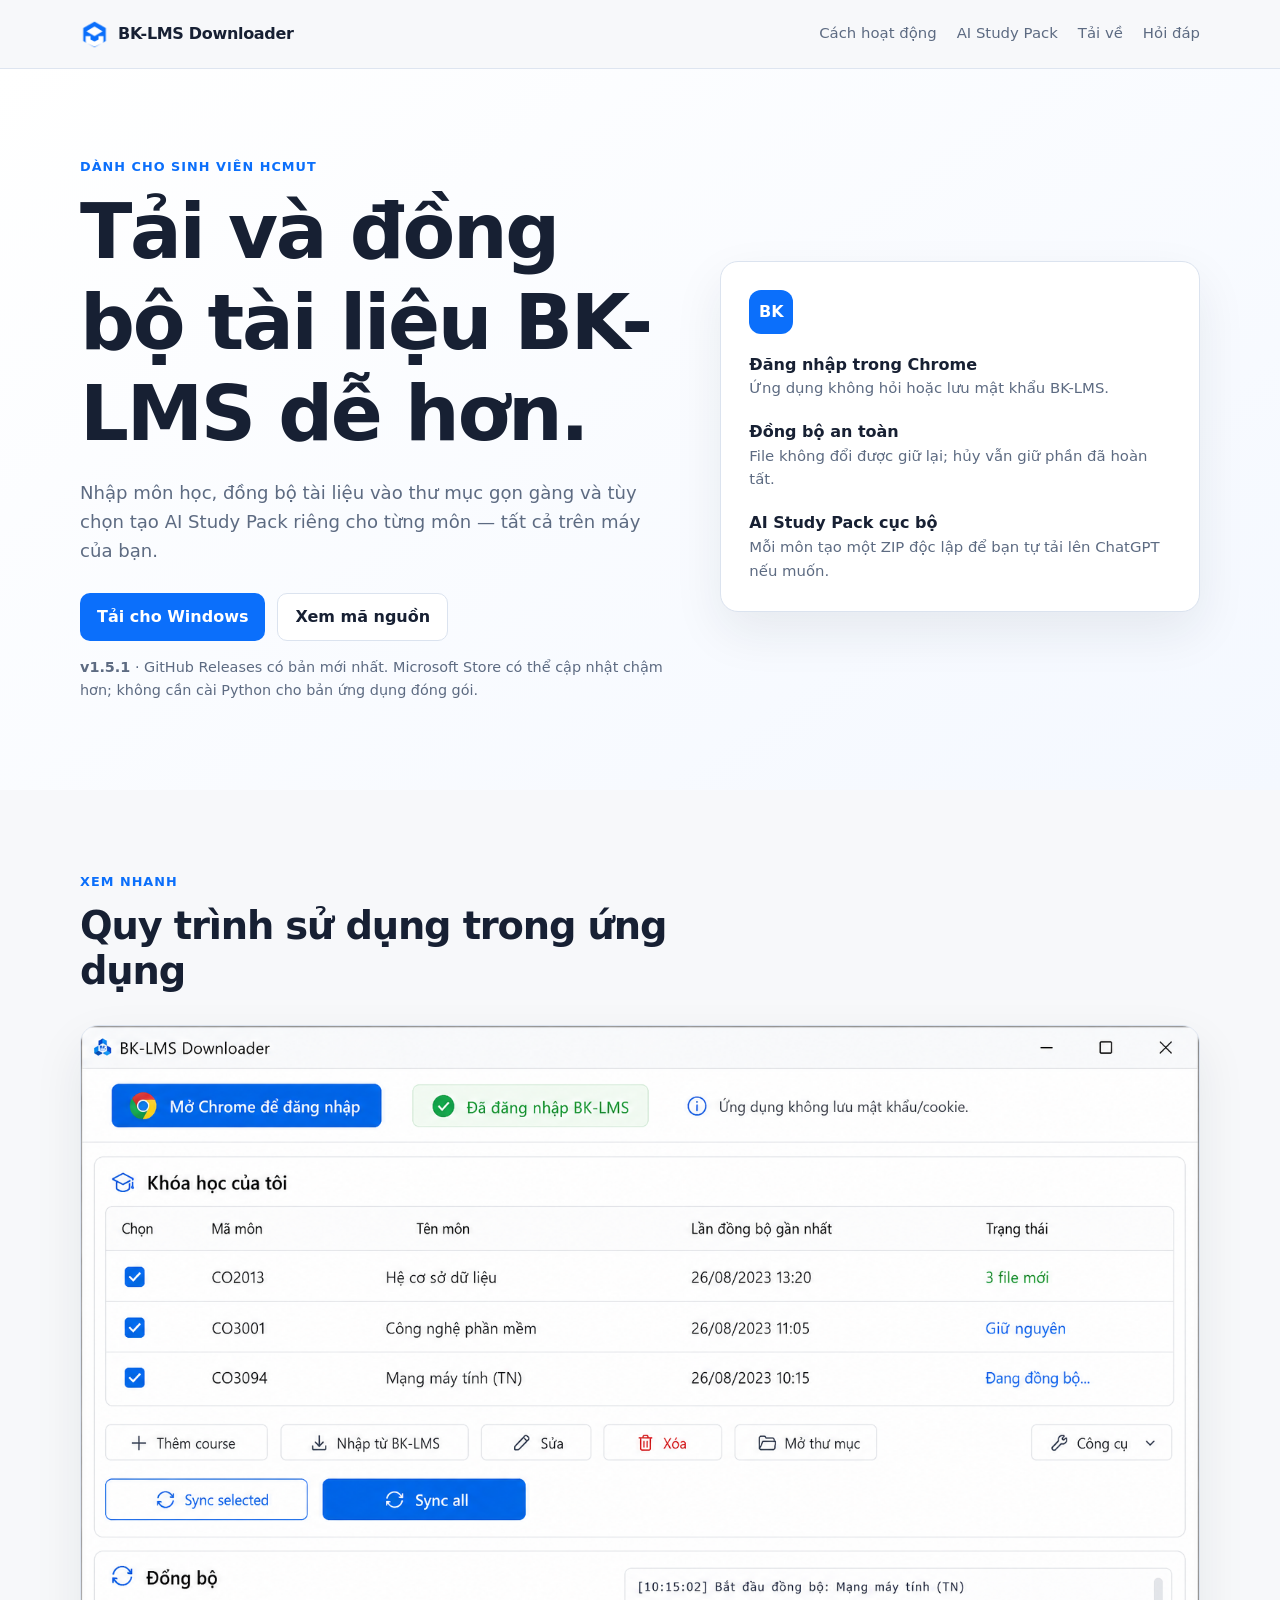
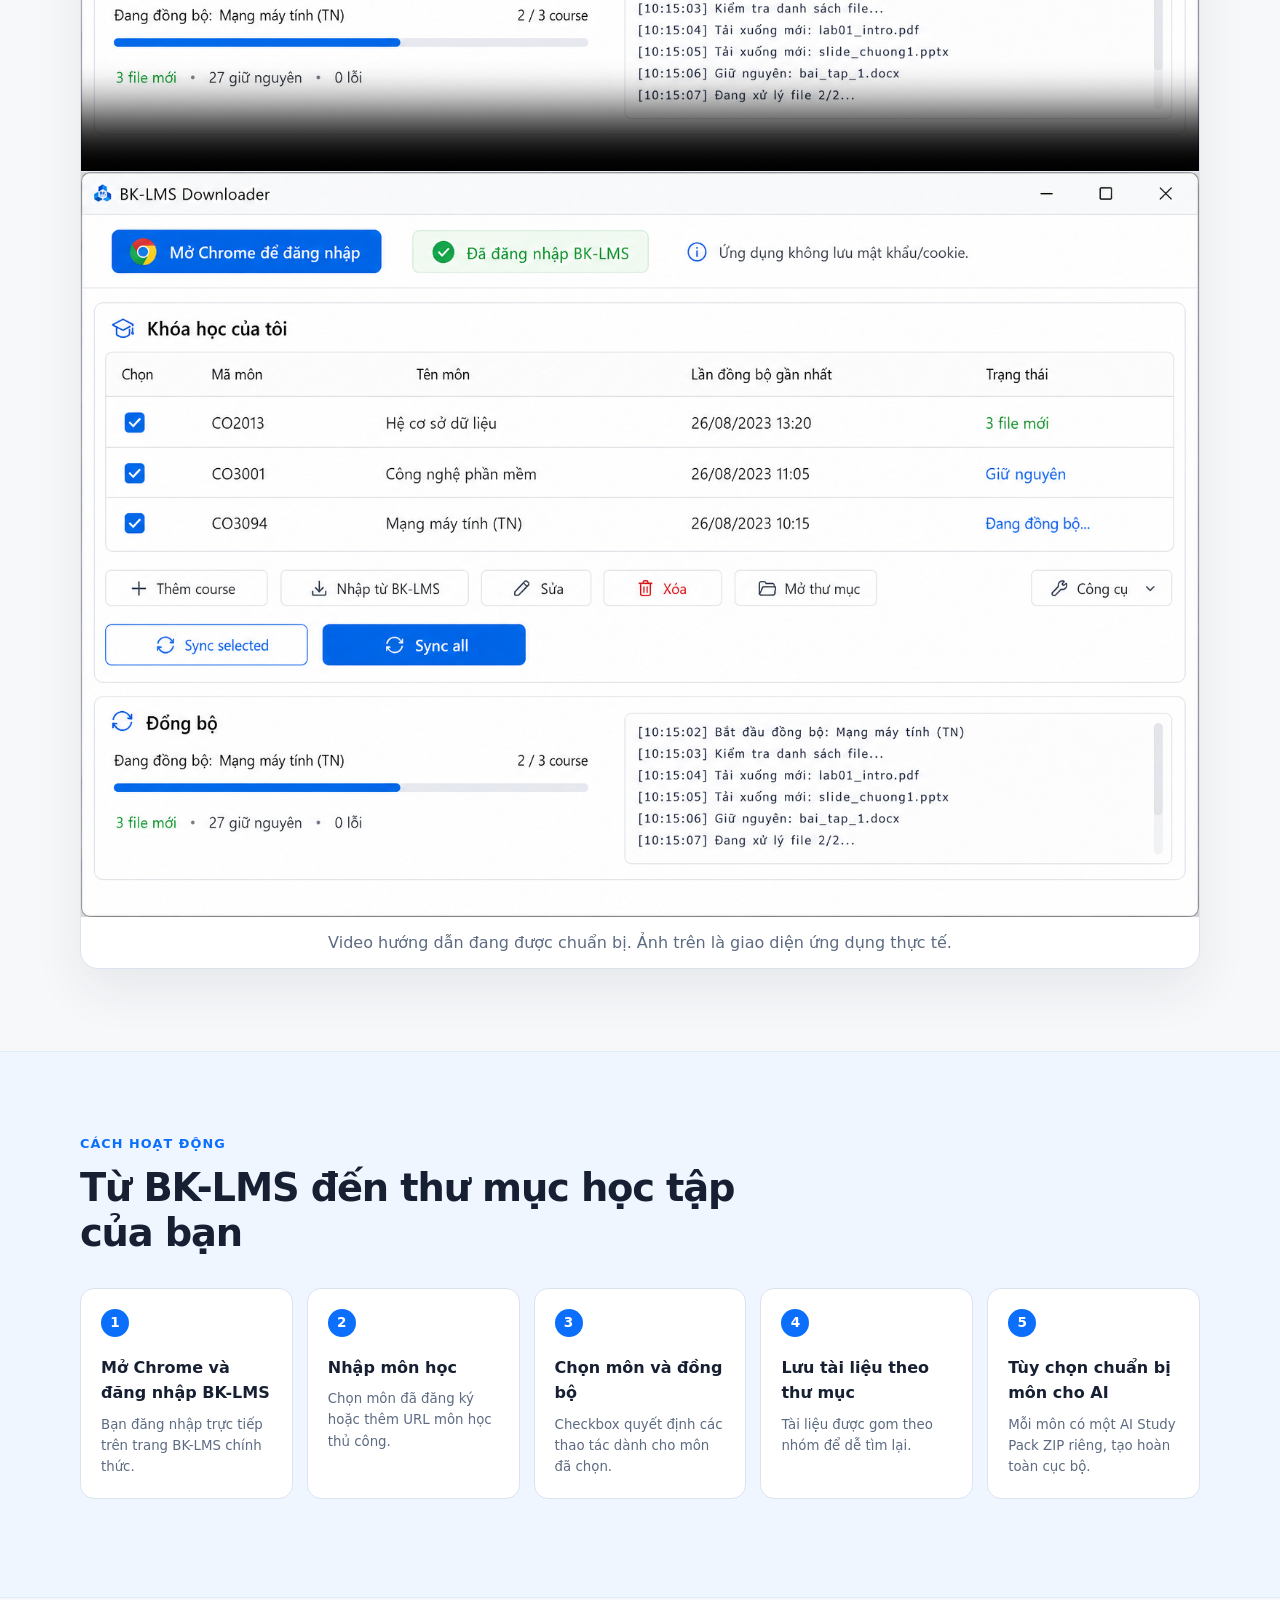
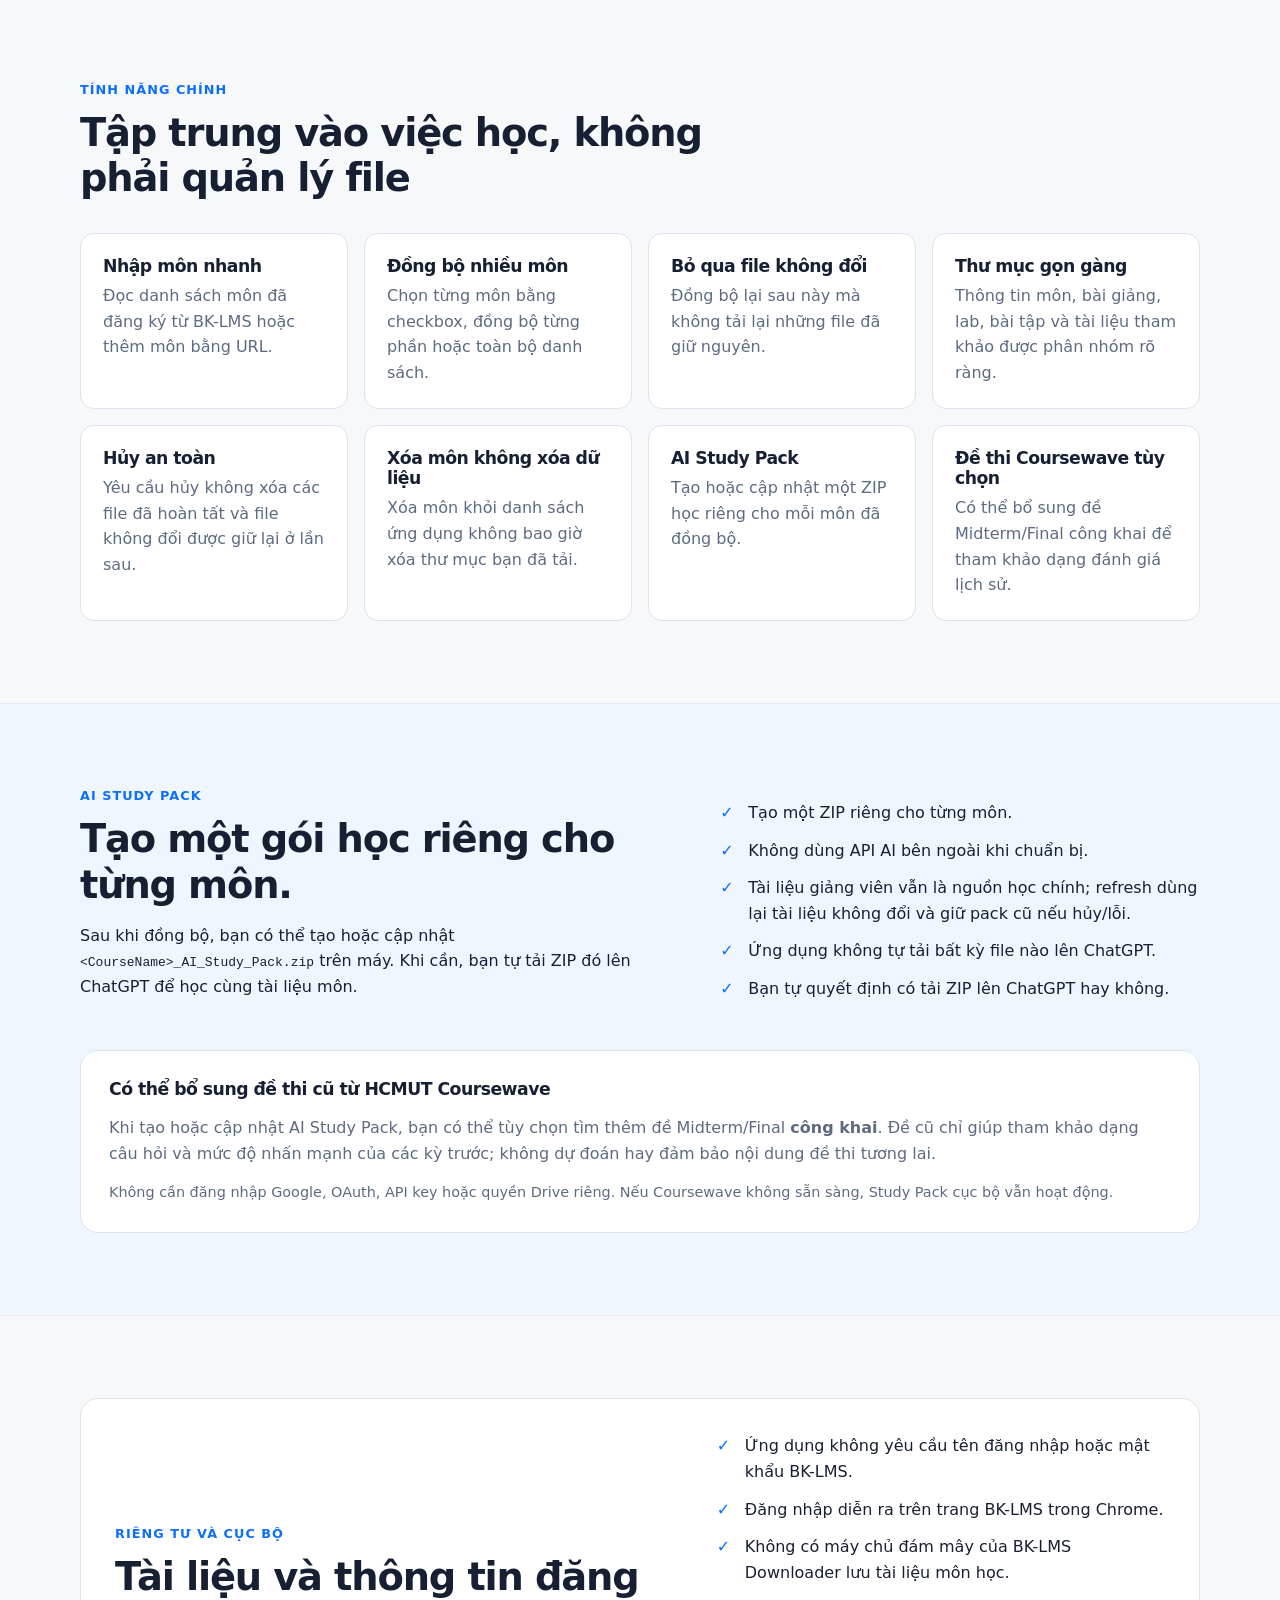
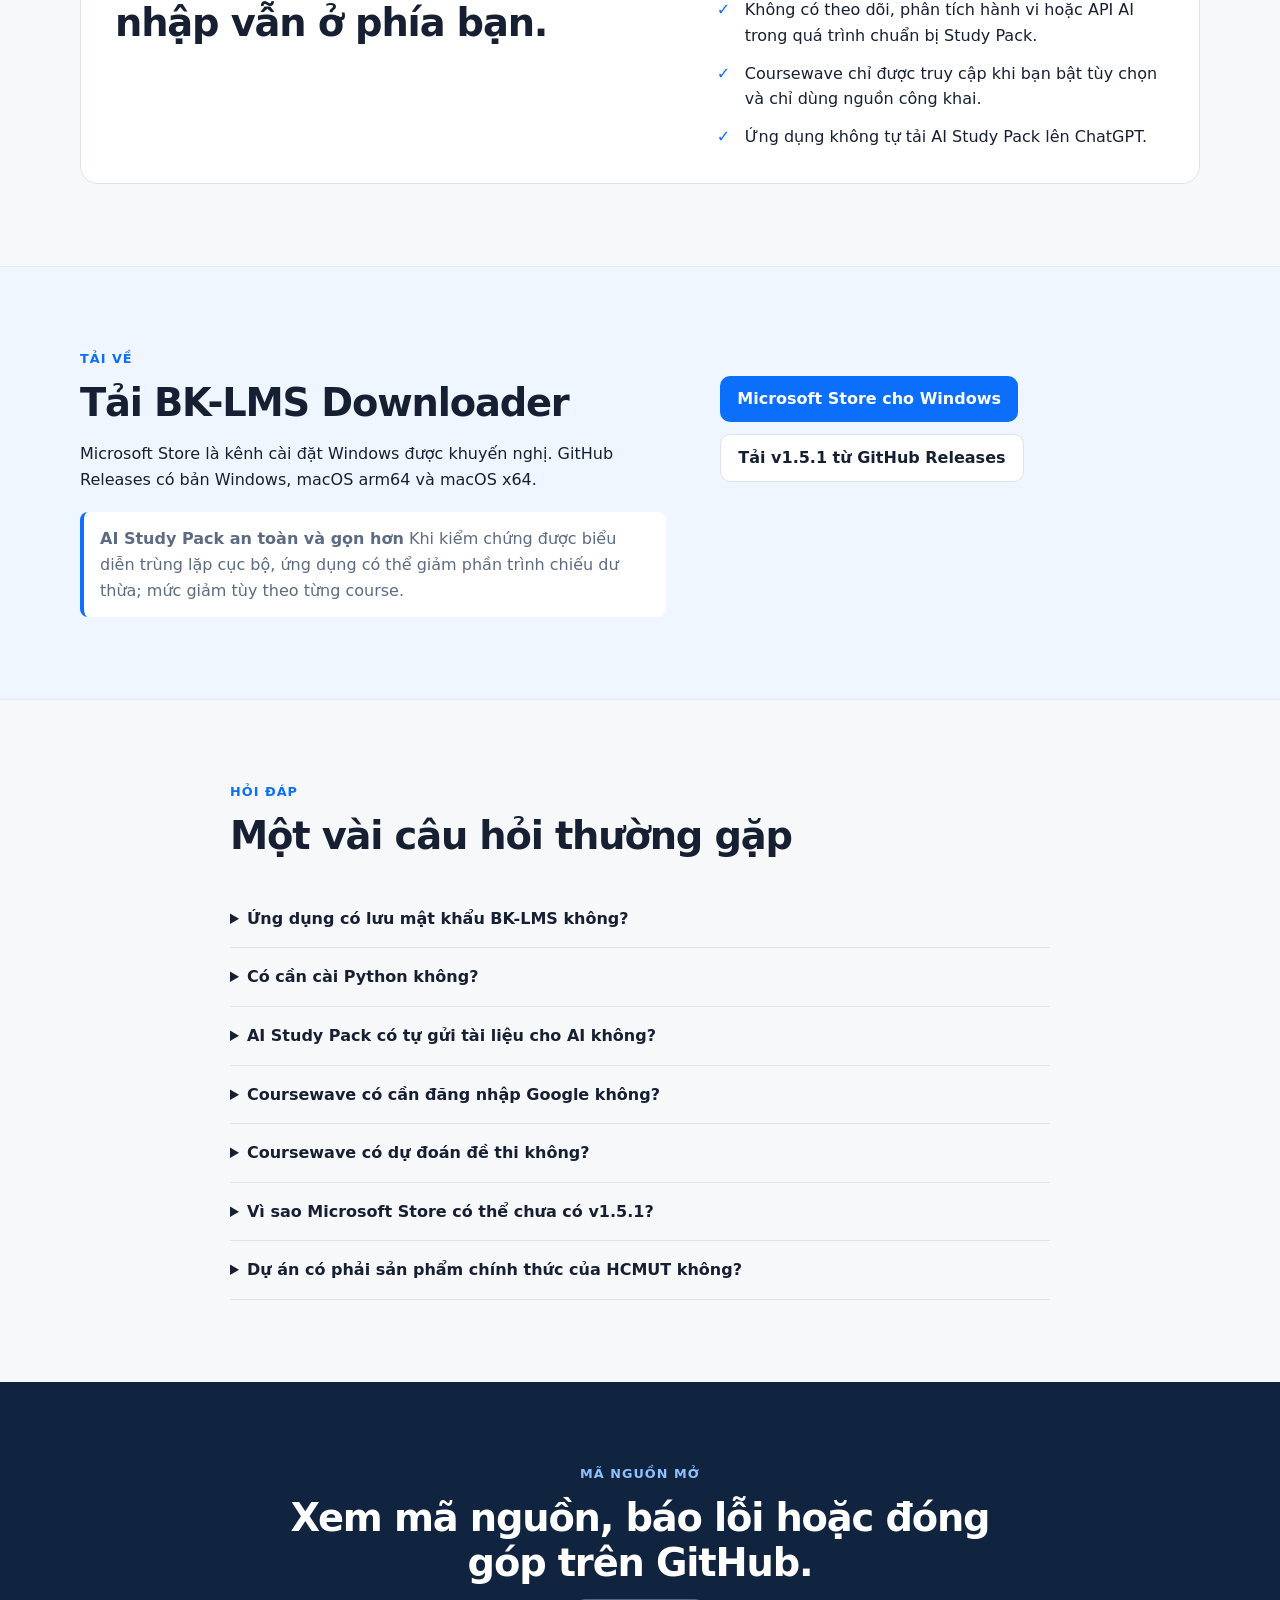
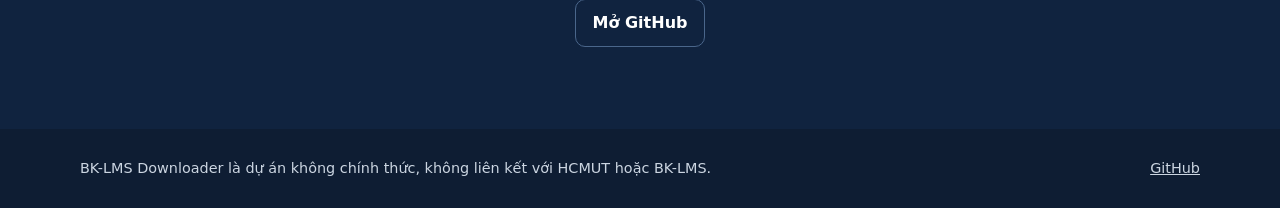
<file: website/index.html>
<!doctype html>
<html lang="vi">
  <head>
    <meta charset="utf-8">
    <meta name="viewport" content="width=device-width, initial-scale=1">
    <meta name="description" content="BK-LMS Downloader giúp sinh viên HCMUT nhập môn, đồng bộ tài liệu BK-LMS và tạo AI Study Pack cục bộ.">
    <meta property="og:title" content="BK-LMS Downloader">
    <meta property="og:description" content="Tải và đồng bộ tài liệu BK-LMS dễ hơn.">
    <meta property="og:type" content="website">
    <meta property="og:url" content="https://tikyisme.github.io/bk-lms-downloader/">
    <meta property="og:image" content="https://tikyisme.github.io/bk-lms-downloader/assets/app-window.png">
    <meta name="theme-color" content="#0b6ffb">
    <title>BK-LMS Downloader — Đồng bộ tài liệu BK-LMS</title>
    <link rel="icon" href="assets/brand.png" type="image/png">
    <link rel="stylesheet" href="styles.css">
  </head>
  <body>
    <a class="skip-link" href="#noi-dung">Bỏ qua điều hướng</a>
    <header class="site-header">
      <nav class="container nav" aria-label="Điều hướng chính">
        <a class="brand" href="#dau-trang" aria-label="BK-LMS Downloader">
          <img src="assets/brand.png" alt="">
          <span>BK-LMS Downloader</span>
        </a>
        <button class="nav-toggle" type="button" aria-expanded="false" aria-controls="nav-links">Menu</button>
        <div class="nav-links" id="nav-links">
          <a href="#cach-hoat-dong">Cách hoạt động</a>
          <a href="#ai-study-pack">AI Study Pack</a>
          <a href="#tai-ve">Tải về</a>
          <a href="#cau-hoi">Hỏi đáp</a>
        </div>
      </nav>
    </header>

    <main id="noi-dung">
      <section class="hero" id="dau-trang">
        <div class="container hero-grid">
          <div>
            <p class="eyebrow">Dành cho sinh viên HCMUT</p>
            <h1>Tải và đồng bộ tài liệu BK-LMS dễ hơn.</h1>
            <p class="lead">Nhập môn học, đồng bộ tài liệu vào thư mục gọn gàng và tùy chọn tạo AI Study Pack riêng cho từng môn — tất cả trên máy của bạn.</p>
            <div class="hero-actions">
              <a class="button button-primary" href="https://apps.microsoft.com/detail/9N1TTL7WPJT0">Tải cho Windows</a>
              <a class="button button-secondary" href="https://github.com/TiKyisme/bk-lms-downloader">Xem mã nguồn</a>
            </div>
            <p class="quiet"><strong>v1.5.1</strong> · GitHub Releases có bản mới nhất. Microsoft Store có thể cập nhật chậm hơn; không cần cài Python cho bản ứng dụng đóng gói.</p>
          </div>
          <div class="hero-card" aria-label="Tóm tắt sản phẩm">
            <div class="hero-card-mark">BK</div>
            <div>
              <strong>Đăng nhập trong Chrome</strong>
              <span>Ứng dụng không hỏi hoặc lưu mật khẩu BK-LMS.</span>
            </div>
            <div>
              <strong>Đồng bộ an toàn</strong>
              <span>File không đổi được giữ lại; hủy vẫn giữ phần đã hoàn tất.</span>
            </div>
            <div>
              <strong>AI Study Pack cục bộ</strong>
              <span>Mỗi môn tạo một ZIP độc lập để bạn tự tải lên ChatGPT nếu muốn.</span>
            </div>
          </div>
        </div>
      </section>

      <section class="section demo" aria-labelledby="demo-title">
        <div class="container">
          <div class="section-heading">
            <p class="eyebrow">Xem nhanh</p>
            <h2 id="demo-title">Quy trình sử dụng trong ứng dụng</h2>
          </div>
          <div class="demo-frame">
            <video id="demo-video" controls preload="metadata" poster="assets/app-window.png" aria-label="Video hướng dẫn BK-LMS Downloader">
              <source src="assets/bk-lms-demo.mp4" type="video/mp4">
              Trình duyệt của bạn không hỗ trợ video.
            </video>
            <div class="demo-fallback" id="demo-fallback">
              <img src="assets/app-window.png" alt="Cửa sổ BK-LMS Downloader với danh sách môn học và tiến trình đồng bộ">
              <p>Video hướng dẫn đang được chuẩn bị. Ảnh trên là giao diện ứng dụng thực tế.</p>
            </div>
          </div>
        </div>
      </section>

      <section class="section section-muted" id="cach-hoat-dong" aria-labelledby="flow-title">
        <div class="container">
          <div class="section-heading">
            <p class="eyebrow">Cách hoạt động</p>
            <h2 id="flow-title">Từ BK-LMS đến thư mục học tập của bạn</h2>
          </div>
          <ol class="flow-list">
            <li><span>1</span><strong>Mở Chrome và đăng nhập BK-LMS</strong><small>Bạn đăng nhập trực tiếp trên trang BK-LMS chính thức.</small></li>
            <li><span>2</span><strong>Nhập môn học</strong><small>Chọn môn đã đăng ký hoặc thêm URL môn học thủ công.</small></li>
            <li><span>3</span><strong>Chọn môn và đồng bộ</strong><small>Checkbox quyết định các thao tác dành cho môn đã chọn.</small></li>
            <li><span>4</span><strong>Lưu tài liệu theo thư mục</strong><small>Tài liệu được gom theo nhóm để dễ tìm lại.</small></li>
            <li><span>5</span><strong>Tùy chọn chuẩn bị môn cho AI</strong><small>Mỗi môn có một AI Study Pack ZIP riêng, tạo hoàn toàn cục bộ.</small></li>
          </ol>
        </div>
      </section>

      <section class="section" aria-labelledby="features-title">
        <div class="container">
          <div class="section-heading">
            <p class="eyebrow">Tính năng chính</p>
            <h2 id="features-title">Tập trung vào việc học, không phải quản lý file</h2>
          </div>
          <div class="feature-grid">
            <article><h3>Nhập môn nhanh</h3><p>Đọc danh sách môn đã đăng ký từ BK-LMS hoặc thêm môn bằng URL.</p></article>
            <article><h3>Đồng bộ nhiều môn</h3><p>Chọn từng môn bằng checkbox, đồng bộ từng phần hoặc toàn bộ danh sách.</p></article>
            <article><h3>Bỏ qua file không đổi</h3><p>Đồng bộ lại sau này mà không tải lại những file đã giữ nguyên.</p></article>
            <article><h3>Thư mục gọn gàng</h3><p>Thông tin môn, bài giảng, lab, bài tập và tài liệu tham khảo được phân nhóm rõ ràng.</p></article>
            <article><h3>Hủy an toàn</h3><p>Yêu cầu hủy không xóa các file đã hoàn tất và file không đổi được giữ lại ở lần sau.</p></article>
            <article><h3>Xóa môn không xóa dữ liệu</h3><p>Xóa môn khỏi danh sách ứng dụng không bao giờ xóa thư mục bạn đã tải.</p></article>
            <article><h3>AI Study Pack</h3><p>Tạo hoặc cập nhật một ZIP học riêng cho mỗi môn đã đồng bộ.</p></article>
            <article><h3>Đề thi Coursewave tùy chọn</h3><p>Có thể bổ sung đề Midterm/Final công khai để tham khảo dạng đánh giá lịch sử.</p></article>
          </div>
        </div>
      </section>

      <section class="section section-muted" id="ai-study-pack" aria-labelledby="ai-title">
        <div class="container split">
          <div>
            <p class="eyebrow">AI Study Pack</p>
            <h2 id="ai-title">Tạo một gói học riêng cho từng môn.</h2>
            <p>Sau khi đồng bộ, bạn có thể tạo hoặc cập nhật <code>&lt;CourseName&gt;_AI_Study_Pack.zip</code> trên máy. Khi cần, bạn tự tải ZIP đó lên ChatGPT để học cùng tài liệu môn.</p>
          </div>
          <ul class="check-list">
            <li>Tạo một ZIP riêng cho từng môn.</li>
            <li>Không dùng API AI bên ngoài khi chuẩn bị.</li>
            <li>Tài liệu giảng viên vẫn là nguồn học chính; refresh dùng lại tài liệu không đổi và giữ pack cũ nếu hủy/lỗi.</li>
            <li>Ứng dụng không tự tải bất kỳ file nào lên ChatGPT.</li>
            <li>Bạn tự quyết định có tải ZIP lên ChatGPT hay không.</li>
          </ul>
        </div>
        <div class="container coursewave-card">
          <h3>Có thể bổ sung đề thi cũ từ HCMUT Coursewave</h3>
          <p>Khi tạo hoặc cập nhật AI Study Pack, bạn có thể tùy chọn tìm thêm đề Midterm/Final <strong>công khai</strong>. Đề cũ chỉ giúp tham khảo dạng câu hỏi và mức độ nhấn mạnh của các kỳ trước; không dự đoán hay đảm bảo nội dung đề thi tương lai.</p>
          <p class="quiet">Không cần đăng nhập Google, OAuth, API key hoặc quyền Drive riêng. Nếu Coursewave không sẵn sàng, Study Pack cục bộ vẫn hoạt động.</p>
        </div>
      </section>

      <section class="section" aria-labelledby="privacy-title">
        <div class="container privacy-card">
          <div>
            <p class="eyebrow">Riêng tư và cục bộ</p>
            <h2 id="privacy-title">Tài liệu và thông tin đăng nhập vẫn ở phía bạn.</h2>
          </div>
          <ul class="check-list">
            <li>Ứng dụng không yêu cầu tên đăng nhập hoặc mật khẩu BK-LMS.</li>
            <li>Đăng nhập diễn ra trên trang BK-LMS trong Chrome.</li>
            <li>Không có máy chủ đám mây của BK-LMS Downloader lưu tài liệu môn học.</li>
            <li>Không có theo dõi, phân tích hành vi hoặc API AI trong quá trình chuẩn bị Study Pack.</li>
            <li>Coursewave chỉ được truy cập khi bạn bật tùy chọn và chỉ dùng nguồn công khai.</li>
            <li>Ứng dụng không tự tải AI Study Pack lên ChatGPT.</li>
          </ul>
        </div>
      </section>

      <section class="section section-muted" id="tai-ve" aria-labelledby="download-title">
        <div class="container download-grid">
          <div>
            <p class="eyebrow">Tải về</p>
            <h2 id="download-title">Tải BK-LMS Downloader</h2>
            <p>Microsoft Store là kênh cài đặt Windows được khuyến nghị. GitHub Releases có bản Windows, macOS arm64 và macOS x64.</p>
            <p class="status-notice"><strong>AI Study Pack an toàn và gọn hơn</strong> Khi kiểm chứng được biểu diễn trùng lặp cục bộ, ứng dụng có thể giảm phần trình chiếu dư thừa; mức giảm tùy theo từng course.</p>
          </div>
          <div class="download-actions">
            <a class="button button-primary" href="https://apps.microsoft.com/detail/9N1TTL7WPJT0">Microsoft Store cho Windows</a>
            <a class="button button-secondary" href="https://github.com/TiKyisme/bk-lms-downloader/releases/latest">Tải v1.5.1 từ GitHub Releases</a>
          </div>
        </div>
      </section>

      <section class="section" id="cau-hoi" aria-labelledby="faq-title">
        <div class="container faq">
          <div class="section-heading"><p class="eyebrow">Hỏi đáp</p><h2 id="faq-title">Một vài câu hỏi thường gặp</h2></div>
          <details><summary>Ứng dụng có lưu mật khẩu BK-LMS không?</summary><p>Không. Bạn đăng nhập trực tiếp trong Chrome trên trang BK-LMS.</p></details>
          <details><summary>Có cần cài Python không?</summary><p>Không cần cho bản ứng dụng đóng gói từ Microsoft Store hoặc GitHub Releases.</p></details>
          <details><summary>AI Study Pack có tự gửi tài liệu cho AI không?</summary><p>Không. Ứng dụng chỉ tạo ZIP cục bộ; bạn tự chọn có tải ZIP đó lên ChatGPT hay không.</p></details>
          <details><summary>Coursewave có cần đăng nhập Google không?</summary><p>Không. Tùy chọn này chỉ xem nguồn Coursewave và Google Drive công khai; không dùng OAuth, API key hay quyền Drive riêng.</p></details>
          <details><summary>Coursewave có dự đoán đề thi không?</summary><p>Không. Đề cũ chỉ dùng để tham khảo dạng câu hỏi, phong cách đánh giá và trọng tâm lịch sử; tài liệu giảng viên vẫn là nguồn chính.</p></details>
          <details><summary>Vì sao Microsoft Store có thể chưa có v1.5.1?</summary><p>GitHub Releases có bản v1.5.1 mới nhất; Microsoft Store có thể cập nhật chậm hơn trong thời gian chứng nhận.</p></details>
          <details><summary>Dự án có phải sản phẩm chính thức của HCMUT không?</summary><p>Không. Đây là dự án mã nguồn mở không chính thức, không liên kết với HCMUT hoặc BK-LMS.</p></details>
        </div>
      </section>

      <section class="section open-source" aria-labelledby="source-title">
        <div class="container">
          <p class="eyebrow">Mã nguồn mở</p>
          <h2 id="source-title">Xem mã nguồn, báo lỗi hoặc đóng góp trên GitHub.</h2>
          <a class="button button-secondary" href="https://github.com/TiKyisme/bk-lms-downloader">Mở GitHub</a>
        </div>
      </section>
    </main>

    <footer>
      <div class="container footer-grid">
        <p>BK-LMS Downloader là dự án không chính thức, không liên kết với HCMUT hoặc BK-LMS.</p>
        <a href="https://github.com/TiKyisme/bk-lms-downloader">GitHub</a>
      </div>
    </footer>
    <script src="script.js"></script>
  </body>
</html>
</file>
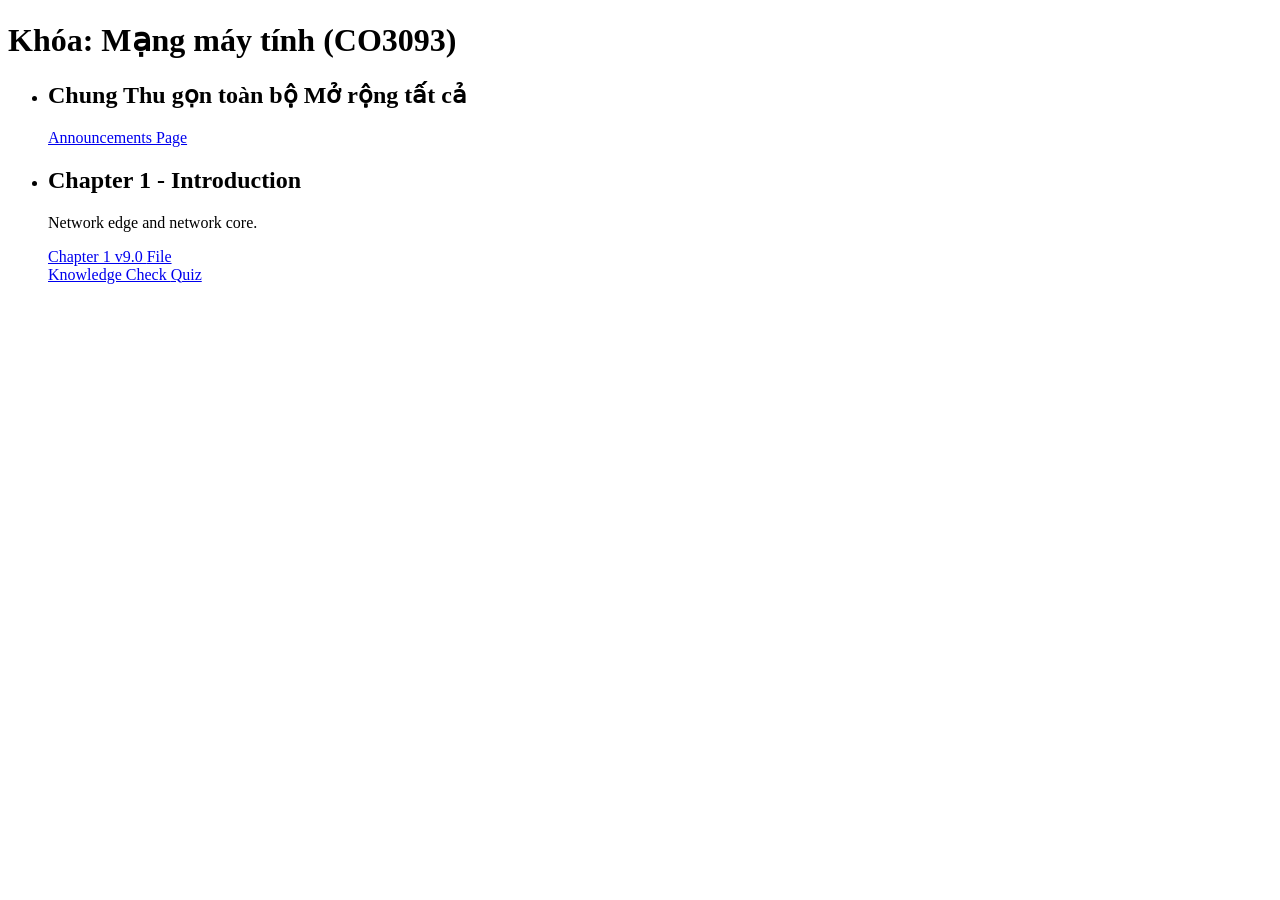
<file: tests/fixtures/course_sample.html>
<!doctype html>
<html>
<head><title>Khóa: Mạng máy tính (CO3093) | BK-LMS</title></head>
<body>
  <div class="page-header-headings"><h1>Khóa: Mạng máy tính (CO3093)</h1></div>
  <ul>
    <li class="course-section" id="section-0">
      <div class="course-section-header"><h2>Chung Thu gọn toàn bộ Mở rộng tất cả</h2></div>
      <div class="activity">
        <a href="https://lms.hcmut.edu.vn/mod/page/view.php?id=10">
          <span class="instancename">Announcements <span class="accesshide">Page</span></span>
        </a>
      </div>
    </li>
    <li class="course-section" id="section-1">
      <div class="course-section-header"><h2>Chapter 1 - Introduction</h2></div>
      <p>Network edge and network core.</p>
      <div class="activity">
        <a href="https://lms.hcmut.edu.vn/mod/resource/view.php?id=11">
          <span class="instancename">Chapter 1 v9.0 <span class="accesshide">File</span></span>
        </a>
      </div>
      <div class="activity">
        <a href="https://lms.hcmut.edu.vn/mod/quiz/view.php?id=12">
          <span class="instancename">Knowledge Check <span class="accesshide">Quiz</span></span>
        </a>
      </div>
    </li>
  </ul>
</body>
</html>
</file>
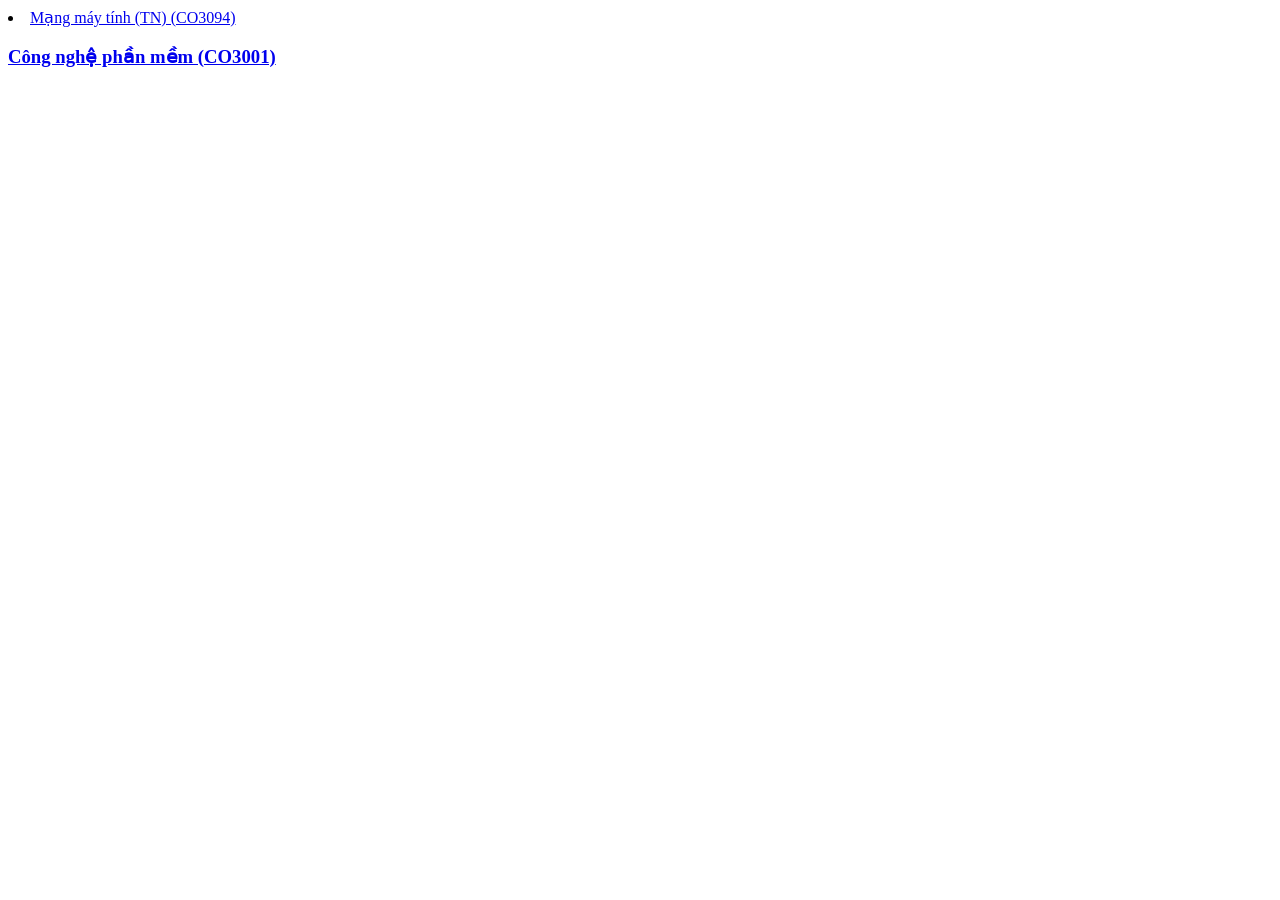
<file: tests/fixtures/dashboard_alternate.html>
<!doctype html>
<html><body>
<li class="course-item">
  <a href="/course/view.php?id=3094"><span>Mạng máy tính (TN) (CO3094)</span></a>
</li>
<div class="coursebox">
  <div class="info"><h3><a href="/course/view.php?id=3001">Công nghệ phần mềm (CO3001)</a></h3></div>
</div>
</body></html>
</file>
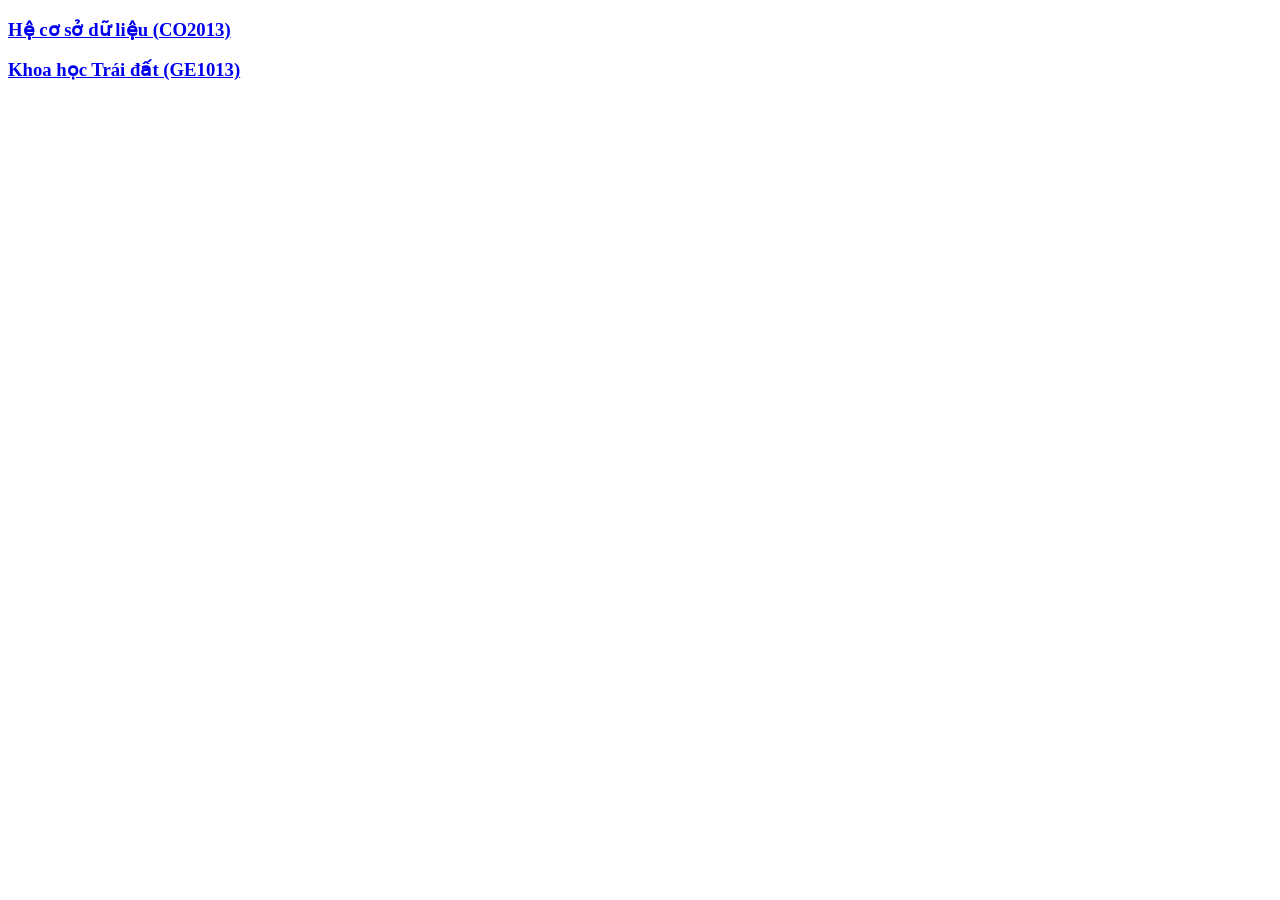
<file: tests/fixtures/dashboard_cards.html>
<!doctype html>
<html><body>
<div class="course-card">
  <h3 class="coursename"><a href="/course/view.php?id=2013">Hệ cơ sở dữ liệu (CO2013)</a></h3>
</div>
<div class="course-card">
  <h3 class="course-title"><a href="https://lms.hcmut.edu.vn/course/view.php?id=1013">Khoa học Trái đất (GE1013)</a></h3>
</div>
</body></html>
</file>
<file: website/styles.css>
:root {
  color-scheme: light;
  --bg: #f7f8fa;
  --surface: #ffffff;
  --surface-muted: #f0f6ff;
  --text: #172033;
  --muted: #5d6b82;
  --border: #dbe3ef;
  --primary: #0b6ffb;
  --primary-hover: #075ed8;
  --shadow: 0 20px 50px rgba(23, 32, 51, 0.08);
}

* { box-sizing: border-box; }
html { scroll-behavior: smooth; }
body { margin: 0; background: var(--bg); color: var(--text); font-family: "Segoe UI", system-ui, sans-serif; line-height: 1.6; }
a { color: inherit; }
.container { width: min(1120px, calc(100% - 40px)); margin: 0 auto; }
.skip-link { position: fixed; left: 12px; top: -60px; z-index: 20; background: var(--text); color: white; padding: 8px 12px; border-radius: 8px; }
.skip-link:focus { top: 12px; }
.site-header { position: sticky; top: 0; z-index: 10; background: rgba(247, 248, 250, .94); border-bottom: 1px solid rgba(219, 227, 239, .9); backdrop-filter: blur(12px); }
.nav { min-height: 68px; display: flex; align-items: center; gap: 24px; }
.brand { display: inline-flex; align-items: center; gap: 9px; text-decoration: none; font-weight: 760; letter-spacing: -.02em; }
.brand img { width: 29px; height: 29px; }
.nav-links { margin-left: auto; display: flex; gap: 20px; align-items: center; }
.nav-links a { color: var(--muted); font-size: .93rem; text-decoration: none; }
.nav-links a:hover { color: var(--primary); }
.nav-toggle { display: none; margin-left: auto; background: var(--surface); border: 1px solid var(--border); border-radius: 8px; color: var(--text); padding: 7px 10px; }
.hero { padding: 88px 0 74px; background: linear-gradient(145deg, #fff 0%, #f4f8ff 100%); }
.hero-grid, .split, .download-grid, .privacy-card { display: grid; grid-template-columns: 1.1fr .9fr; gap: 54px; align-items: center; }
.eyebrow { color: var(--primary); font-size: .8rem; font-weight: 750; letter-spacing: .08em; text-transform: uppercase; margin: 0 0 10px; }
h1, h2, h3 { line-height: 1.18; letter-spacing: -.03em; }
h1 { max-width: 650px; font-size: clamp(2.5rem, 6vw, 4.8rem); margin: 0 0 20px; }
h2 { font-size: clamp(1.8rem, 3vw, 2.8rem); margin: 0 0 14px; }
h3 { font-size: 1.08rem; margin: 0 0 7px; }
.lead { max-width: 620px; color: var(--muted); font-size: 1.13rem; }
.hero-actions, .download-actions { display: flex; gap: 12px; flex-wrap: wrap; margin-top: 27px; }
.button { display: inline-flex; justify-content: center; align-items: center; min-height: 44px; padding: 10px 17px; border-radius: 10px; font-weight: 700; text-decoration: none; transition: transform .16s ease, background .16s ease; }
.button:hover { transform: translateY(-1px); }
.button-primary { background: var(--primary); color: white; }
.button-primary:hover { background: var(--primary-hover); }
.button-secondary { background: var(--surface); border: 1px solid var(--border); color: var(--text); }
.quiet { color: var(--muted); font-size: .9rem; margin-top: 15px; }
.hero-card { display: grid; gap: 18px; padding: 28px; border: 1px solid var(--border); border-radius: 18px; background: var(--surface); box-shadow: var(--shadow); }
.hero-card-mark { width: 44px; height: 44px; display: grid; place-items: center; border-radius: 12px; background: var(--primary); color: white; font-weight: 800; }
.hero-card strong, .hero-card span { display: block; }
.hero-card span { color: var(--muted); font-size: .93rem; }
.section { padding: 82px 0; }
.section-muted { background: var(--surface-muted); border-block: 1px solid #e1ebf8; }
.section-heading { max-width: 690px; margin-bottom: 32px; }
.section-heading > p:last-child { color: var(--muted); margin: 0; }
.demo-frame { overflow: hidden; border: 1px solid var(--border); border-radius: 18px; background: var(--surface); box-shadow: var(--shadow); }
video { width: 100%; display: block; background: #e9eff8; }
.demo-fallback { text-align: center; color: var(--muted); }
.demo-fallback img { width: 100%; display: block; }
.demo-fallback p { margin: 0; padding: 13px 20px; }
.demo-frame.has-video .demo-fallback { display: none; }
.flow-list { display: grid; grid-template-columns: repeat(5, 1fr); gap: 14px; padding: 0; list-style: none; }
.flow-list li { position: relative; min-height: 160px; padding: 20px; border: 1px solid var(--border); border-radius: 14px; background: var(--surface); }
.flow-list span { display: grid; place-items: center; width: 28px; height: 28px; margin-bottom: 18px; border-radius: 50%; background: var(--primary); color: white; font-size: .85rem; font-weight: 700; }
.flow-list strong, .flow-list small { display: block; }
.flow-list small { margin-top: 8px; color: var(--muted); }
.feature-grid { display: grid; grid-template-columns: repeat(4, 1fr); gap: 16px; }
.feature-grid article { padding: 22px; border: 1px solid var(--border); border-radius: 14px; background: var(--surface); }
.feature-grid p { margin: 0; color: var(--muted); }
.check-list { display: grid; gap: 12px; padding: 0; margin: 0; list-style: none; }
.check-list li { padding-left: 28px; position: relative; }
.check-list li::before { content: "✓"; position: absolute; left: 0; color: var(--primary); font-weight: 800; }
.privacy-card { padding: 34px; border: 1px solid var(--border); border-radius: 18px; background: var(--surface); }
.coursewave-card { margin-top: 34px; padding: 28px; border: 1px solid var(--border); border-radius: 18px; background: var(--surface); }
.coursewave-card p { color: var(--muted); margin-bottom: 0; }
.status-notice { margin: 20px 0 0; padding: 14px 16px; border-left: 4px solid var(--primary); border-radius: 8px; background: var(--surface); color: var(--muted); }
.download-grid { align-items: start; }
.faq { max-width: 820px; }
details { padding: 16px 0; border-bottom: 1px solid var(--border); }
summary { cursor: pointer; font-weight: 700; }
details p { color: var(--muted); margin: 10px 0 0; }
.open-source { text-align: center; background: #10233f; color: white; }
.open-source .eyebrow { color: #8fc0ff; }
.open-source h2 { max-width: 700px; margin-inline: auto; }
.open-source .button-secondary { border-color: #4a668b; background: transparent; color: white; }
footer { padding: 28px 0; background: #0e1d33; color: #cbd5e1; font-size: .9rem; }
.footer-grid { display: flex; justify-content: space-between; align-items: center; gap: 18px; }
.footer-grid p { margin: 0; }
button:focus-visible, a:focus-visible, summary:focus-visible { outline: 3px solid #f3b53d; outline-offset: 3px; }
@media (prefers-reduced-motion: reduce) { html { scroll-behavior: auto; } *, *::before, *::after { transition: none !important; } }
@media (max-width: 860px) { .hero-grid, .split, .download-grid, .privacy-card { grid-template-columns: 1fr; gap: 30px; } .flow-list { grid-template-columns: 1fr; } .feature-grid { grid-template-columns: repeat(2, 1fr); } .hero { padding-top: 62px; } }
@media (max-width: 680px) { .container { width: min(100% - 28px, 1120px); } .nav { min-height: 60px; flex-wrap: wrap; } .nav-toggle { display: block; } .nav-links { display: none; width: 100%; margin: 0 0 14px; flex-direction: column; align-items: flex-start; } .nav-links.is-open { display: flex; } .feature-grid { grid-template-columns: 1fr; } .section { padding: 60px 0; } .footer-grid { align-items: flex-start; flex-direction: column; } }
</file>
